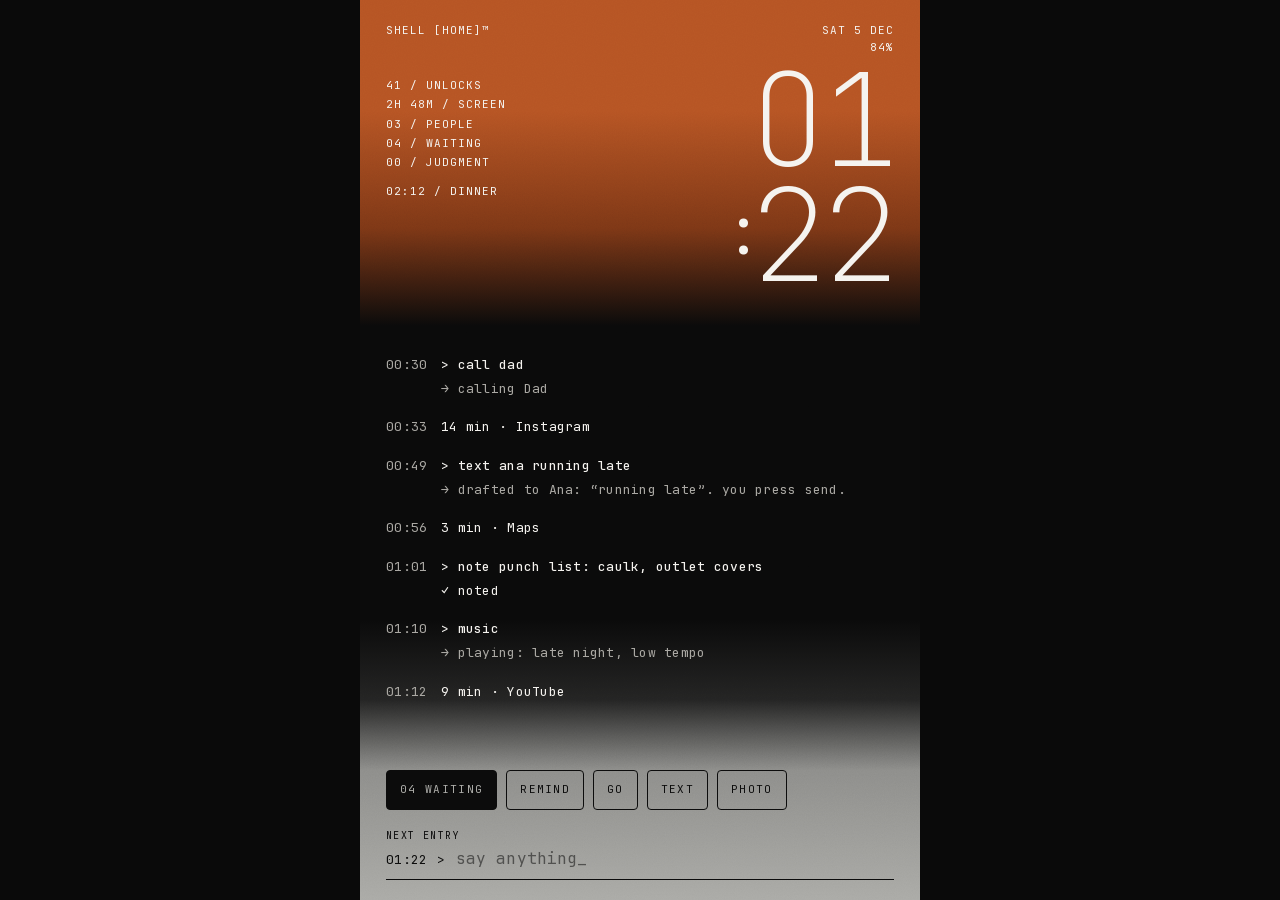
<file: index.html>
<!doctype html>
<html lang="en">
<head>
<meta charset="utf-8">
<meta name="viewport" content="width=device-width,initial-scale=1,user-scalable=no,interactive-widget=resizes-content">
<meta name="color-scheme" content="dark">
<title>SHELL</title>
<style>
@font-face{font-family:'JBM';font-weight:400;font-style:normal;font-display:block;src:url([data-uri]) format('woff')}
@font-face{font-family:'JBM';font-weight:500;font-style:normal;font-display:block;src:url([data-uri]) format('woff')}
@font-face{font-family:'JBM';font-weight:100;font-style:normal;font-display:block;src:url([data-uri]) format('woff')}
:root{
  --a:#b65424; --a2:#7d3716; --k:#0a0a0a;
  --g2:#8d8d8a; --g:#aaaaa6; --g2rgb:141,141,138;
  --ink:#f5f3ef; --dim:#a8a6a1; --faint:#77756f;
  --pink:#0b0b0b; --pdim:rgba(11,11,11,.55);
}
*{box-sizing:border-box}
html,body{height:100%;margin:0;background:var(--k);color:var(--ink);overflow:hidden;overscroll-behavior:none}
body{font:400 13px/1.5 'JBM',ui-monospace,'Roboto Mono',monospace;letter-spacing:.02em;
  -webkit-tap-highlight-color:transparent;-webkit-user-select:none;user-select:none;-webkit-text-size-adjust:100%;
  font-feature-settings:"zero" 0,"calt" 0}
button{font:inherit;color:inherit;background:none;border:0;padding:0;letter-spacing:inherit;text-align:inherit}
#app{position:fixed;inset:0;display:flex;flex-direction:column;max-width:560px;margin:0 auto;background:var(--k);overflow:hidden}
#fade{position:absolute;left:0;right:0;bottom:0;height:calc(var(--dockh,150px) + 150px);pointer-events:none;
  background:linear-gradient(180deg,rgba(var(--g2rgb),0) 0,rgba(var(--g2rgb),.2) 80px,var(--g2) 150px,var(--g) 100%)}
.typing #fade{height:calc(var(--dockh,150px) + 56px);background:linear-gradient(180deg,rgba(var(--g2rgb),0) 0,var(--g2) 56px,var(--g) 100%)}
#grain{position:absolute;inset:0;pointer-events:none;opacity:.11;mix-blend-mode:overlay;z-index:3;
  background-image:url("data:image/svg+xml,%3Csvg xmlns='http://www.w3.org/2000/svg' width='160' height='160'%3E%3Cfilter id='n'%3E%3CfeTurbulence type='fractalNoise' baseFrequency='.9' numOctaves='2' stitchTiles='stitch'/%3E%3CfeColorMatrix values='0 0 0 0 .5 0 0 0 0 .5 0 0 0 0 .5 0 0 0 1 0'/%3E%3C/filter%3E%3Crect width='160' height='160' filter='url(%23n)'/%3E%3C/svg%3E")}
.nograin #grain{display:none}
.crt #app::after{content:"";position:absolute;inset:0;pointer-events:none;z-index:4;
  background:repeating-linear-gradient(180deg,rgba(0,0,0,0) 0 2px,rgba(0,0,0,.2) 2px 3px)}

/* ---------- top: header, numbers, clock */
#top{position:relative;z-index:1;flex:none;padding:22px 26px 34px;
  background:linear-gradient(180deg,var(--a) 0,var(--a) 34%,var(--a2) 70%,var(--k) 100%);transition:padding .2s}
#hd{display:flex;justify-content:space-between;gap:16px;font-size:11px;line-height:1.55;letter-spacing:.09em;text-transform:uppercase}
#hd button{display:block;min-height:40px;min-width:44px;text-transform:uppercase;line-height:inherit;display:flex;align-items:flex-start}
#hdr{text-align:right;white-space:nowrap}
#hero{display:flex;justify-content:space-between;align-items:flex-start;gap:8px;margin-top:8px}
#stats{font-size:11px;line-height:1.75;letter-spacing:.09em;text-transform:uppercase;padding-top:6px;min-width:0;flex:1}
#stats button{display:block;white-space:nowrap;overflow:hidden;text-overflow:ellipsis;max-width:100%;text-transform:uppercase}
#stats .gap{height:10px}
#clock{font-weight:100;font-size:min(27vw,128px);line-height:.9;letter-spacing:-.04em;text-align:right;flex:none;margin-top:-8px}
#clock>span{display:block}
#clock i{font-style:normal;font-size:.5em;vertical-align:.42em;margin:0 -.1em 0 0}
#clock.focus{font-size:min(22vw,104px)}
.compact #hero{display:none}
.tight #ledger{visibility:hidden}
.compact #top{padding-bottom:22px}

/* ---------- the ledger */
#ledger{position:relative;z-index:1;flex:1;min-height:0;overflow-y:auto;padding:10px 26px 64px;scrollbar-width:none;
  -webkit-mask-image:linear-gradient(180deg,transparent 0,#000 22px,#000 calc(100% - 46px),transparent 100%);
  mask-image:linear-gradient(180deg,transparent 0,#000 22px,#000 calc(100% - 46px),transparent 100%)}
#ledger::-webkit-scrollbar,#panel::-webkit-scrollbar,#chips::-webkit-scrollbar{display:none}
#ledger .sp{min-height:100%;display:flex;flex-direction:column;justify-content:flex-end}
.e{display:grid;grid-template-columns:5.4ch 1fr;gap:0 12px;line-height:1.5;padding:4.5px 0;width:100%;text-align:left}
.e .t{color:var(--dim);font-variant-numeric:tabular-nums}
.e .s{min-width:0;overflow-wrap:anywhere}
.e.cmd .s{font-weight:500}
.e.out .s,.e.sys .s{color:var(--dim)}
.e.err .s{color:#e08a66}
.e.app .s{color:var(--ink)}
.e.out,.e.ok,.e.err{padding-top:0}
.e.gap{height:10px;padding:0}

/* ---------- panels (apps, waiting, week, ...) share the ledger's place */
#panel{position:relative;z-index:1;flex:1;min-height:0;overflow-y:auto;padding:0 26px 90px;scrollbar-width:none;display:none;
  -webkit-mask-image:linear-gradient(180deg,transparent 0,#000 16px,#000 calc(100% - 60px),transparent 100%);
  mask-image:linear-gradient(180deg,transparent 0,#000 16px,#000 calc(100% - 60px),transparent 100%)}
.panel #panel{display:block}
.panel #ledger{display:none}
.ph{font-size:10px;letter-spacing:.16em;text-transform:uppercase;color:var(--dim);padding:22px 0 6px}
.r{display:grid;grid-template-columns:7ch 1fr auto;gap:0 12px;align-items:baseline;width:100%;min-height:44px;padding:11px 0;font-size:14px;line-height:1.4}
.r.nol{grid-template-columns:1fr auto}
.r .l{color:var(--dim);font-size:12px;font-variant-numeric:tabular-nums;white-space:nowrap}
.r .s{min-width:0;overflow-wrap:anywhere}
.r .sub{display:block;color:var(--dim);font-size:12px;margin-top:2px}
.r .rr{color:var(--dim);font-size:11px;letter-spacing:.08em;text-transform:uppercase;white-space:nowrap;display:flex;gap:4px}
.r .rr button{min-width:44px;min-height:44px;margin:-12px 0;padding:0 6px;text-transform:uppercase;color:var(--ink);text-align:center}
.r.dimrow .s{color:var(--dim)}
.r.tight{min-height:0;padding:5px 0;font-size:13px}
.r.on .s::after{content:" \25cf";color:var(--a);filter:brightness(1.5)}
.bar{letter-spacing:0;color:var(--ink)}
.bar i{font-style:normal;color:var(--faint)}
pre.pre{font:inherit;font-size:14px;line-height:1.9;margin:8px 0;white-space:pre;color:var(--ink)}
pre.pre b{font-weight:500;background:var(--ink);color:var(--k)}
.note{color:var(--dim);font-size:12px;line-height:1.7;padding:10px 0;white-space:pre-wrap}

/* ---------- dock: suggestions, chips, prompt */
#dock{position:relative;z-index:2;flex:none;padding:0 26px 20px;color:var(--pink)}
#sug{display:none;flex-direction:column-reverse;background:rgba(10,10,10,.94);color:var(--ink);border:1px solid #2c2c2a;border-radius:4px;margin:0 -10px 14px;padding:4px 0;max-height:46vh;overflow:hidden}
#sug.on{display:flex}
#sug button{display:flex;justify-content:space-between;gap:12px;align-items:baseline;min-height:44px;padding:11px 14px;font-size:14px}
#sug button span:first-child{min-width:0;overflow:hidden;text-overflow:ellipsis;white-space:nowrap}
#sug button .k{color:var(--faint);font-size:10px;letter-spacing:.14em;flex:none}
#sug button:first-child{font-weight:500}
#sug button:first-child .k{color:var(--dim)}
#chips{display:flex;gap:9px;overflow-x:auto;scrollbar-width:none;margin:0 -26px;padding:0 26px 18px}
.chip{flex:none;height:40px;padding:0 13px;border:1px solid var(--pink);border-radius:4px;font-size:11px;letter-spacing:.12em;text-transform:uppercase;color:var(--pink);white-space:nowrap}
.chip.hot{background:var(--pink);color:var(--g)}
.chip:active,.r:active .s,.e:active .s,#sug button:active{opacity:.55}
#plabel{font-size:10px;letter-spacing:.14em;text-transform:uppercase;min-height:15px;white-space:nowrap;overflow:hidden;text-overflow:ellipsis}
#prow{display:flex;align-items:baseline;gap:10px;border-bottom:1px solid var(--pink);padding:5px 0 9px}
#ptime{font-size:13px;font-variant-numeric:tabular-nums;flex:none}
#q{flex:1;min-width:0;font:400 16px/1.4 'JBM',ui-monospace,monospace;letter-spacing:.01em;color:var(--pink);caret-color:var(--pink);background:transparent;border:0;outline:0;padding:0;border-radius:0;-webkit-user-select:text;user-select:text}
#q::placeholder{color:var(--pdim);opacity:1}
#go{display:none;flex:none;min-width:44px;min-height:32px;margin:-6px 0;font-size:16px;text-align:right}
.typing #go{display:block}

/* ---------- full-screen toys */
#ov{position:fixed;inset:0;z-index:50;background:#000;display:none}
#ov.on{display:block}
#ov .stage{position:absolute;inset:0;display:flex;align-items:center;justify-content:center;flex-direction:column;text-align:center}
#ov canvas{position:absolute;inset:0;width:100%;height:100%}
#ov .big{font-weight:100;font-size:min(46vw,220px);line-height:1;letter-spacing:-.04em}
#ov .cap{font-size:11px;letter-spacing:.2em;text-transform:uppercase;color:var(--dim);margin-top:18px}
#ov pre{font:400 min(4.6vw,20px)/1.02 'JBM',monospace;letter-spacing:0;margin:0;color:var(--ink)}
#ov .hint{position:absolute;bottom:34px;left:0;right:0;font-size:10px;letter-spacing:.18em;text-transform:uppercase;color:var(--faint)}
@keyframes blink{50%{opacity:0}}
.cur{animation:blink 1.1s steps(1) infinite}
@media (prefers-reduced-motion:reduce){.cur{animation:none}#top{transition:none}}
@media (max-height:520px){#top{padding-top:14px}#chips{padding-bottom:12px}}
</style>
</head>
<body>
<div id="app">
  <div id="fade"></div>
  <div id="grain"></div>
  <header id="top">
    <div id="hd">
      <div><button id="title" aria-label="Help">SHELL [HOME]&trade;</button></div>
      <div id="hdr"></div>
    </div>
    <div id="hero">
      <div id="stats"></div>
      <button id="clock" aria-label="Today's ledger"><span class="c1" id="ch">00</span><span class="c2"><i>:</i><span id="cm">00</span></span></button>
    </div>
  </header>
  <main id="ledger"><div class="sp" id="rows"></div></main>
  <section id="panel"></section>
  <footer id="dock">
    <div id="sug"></div>
    <div id="chips"></div>
    <div id="plabel">Next entry</div>
    <div id="prow">
      <span id="ptime">00:00</span><span>&gt;</span>
      <input id="q" type="text" placeholder="say anything_" autocomplete="off" autocapitalize="off" autocorrect="off" spellcheck="false" enterkeyhint="go" aria-label="Say anything">
      <button id="go" aria-label="Run">&#x23ce;</button>
    </div>
  </footer>
</div>
<div id="ov"></div>
<script>
/* Preview bridge: stands in for window.ShellNative in a browser, on made-up data. Never used on the phone. */
window.ShellMock = window.ShellNative ? null : (function () {
  var now = Date.now(), MIN = 60000, HOUR = 3600000;
  var names = ['Authenticator', 'Books', 'Calculator', 'Calendar', 'Camera', 'Chrome', 'Clock', 'Contacts', 'Discord', 'Docs', 'Drive',
    'Files', 'Gallery', 'GitHub', 'Gmail', 'Instagram', 'Keep Notes', 'Maps', 'Messages', 'Phone', 'Photos', 'Podcasts', 'Proton Mail',
    'Reddit', 'Settings', 'Sheets', 'Signal', 'Spotify', 'Steam', 'Substack', 'Uber', 'Venmo', 'Wallet', 'Weather', 'WhatsApp', 'YouTube'];
  var cats = { Spotify: 'audio', Podcasts: 'audio', YouTube: 'video', Instagram: 'social', Discord: 'social', Reddit: 'social', Maps: 'maps', Steam: 'game' };
  var apps = names.map(function (n) {
    var pkg = 'app.' + n.toLowerCase().replace(/[^a-z]/g, '');
    return { key: pkg + '/Main', pkg: pkg, label: n, cat: cats[n] || 'other', icon: '' };
  });
  var notifs = [
    { id: 'n1', pkg: 'app.messages', kind: 'msg', title: 'Ana', text: 'running late, save me a seat', person: 'Ana', convo: 'Ana', group: false, time: now - 9 * MIN, live: true, canReply: true, actions: [] },
    { id: 'n2', pkg: 'app.whatsapp', kind: 'msg', title: 'Leo', text: 'pizza after? you owe me 20', person: 'Leo', convo: 'Leo', group: false, time: now - 31 * MIN, live: true, canReply: true, actions: [] },
    { id: 'n3', pkg: 'app.gmail', kind: 'email', title: 'Permit office', text: 'Your review comments are ready', person: '', convo: '', group: false, time: now - 52 * MIN, live: true, canReply: false, actions: ['Archive'] },
    { id: 'n4', pkg: 'app.calendar', kind: 'other', title: 'Dinner in 1 hour', text: '19:30 at the usual place', person: '', convo: '', group: false, time: now - 4 * MIN, live: true, canReply: false, actions: [] }
  ];
  var media = null, dnd = false, torch = false;
  var perms = { notif: true, calendar: true, contacts: true, dnd: true, phone: true, alarms: true, usage: true, isHome: true };
  function at(h, m, addDays) { var d = new Date(); d.setDate(d.getDate() + (addDays || 0)); d.setHours(h, m, 0, 0); return d.getTime(); }
  function emit(type, data) { setTimeout(function () { window.SHELL && SHELL.onNative(type, data === undefined ? null : data); }, 60); }
  return {
    apps: function () { return apps; },
    launch: function () { return true; },
    appInfo: function () {}, uninstall: function () {},
    notifs: function () { return notifs; },
    notifOpen: function () {},
    notifDismiss: function (id) { notifs = notifs.filter(function (n) { return n.id !== id; }); emit('notifs'); },
    dismissAll: function () { notifs = []; emit('notifs'); },
    notifReply: function (id) { notifs = notifs.filter(function (n) { return n.id !== id; }); emit('notifs'); return true; },
    notifAction: function () {},
    media: function () { return media; },
    mediaCmd: function (c) {
      if (!media) media = { pkg: 'app.spotify', title: 'Late Night, Low Tempo', artist: 'Example Artist', playing: false };
      media.playing = c === 'play' || c === 'next' || c === 'prev' ? true : c === 'pause' ? false : !media.playing;
      emit('media', JSON.stringify(media));
    },
    events: function () {
      return [
        { id: 'e1', title: 'Dinner', start: now + 50 * MIN, end: now + 170 * MIN, allDay: false, loc: 'the usual place' },
        { id: 'e2', title: 'Site walk', start: at(9, 0, 1), end: at(10, 30, 1), allDay: false, loc: '' },
        { id: 'e3', title: 'Dance class', start: at(19, 0, 2), end: at(20, 0, 2), allDay: false, loc: '' },
        { id: 'e4', title: 'Essay draft due', start: at(0, 0, 4), end: at(0, 0, 5), allDay: true, loc: '' }
      ];
    },
    openEvent: function () {}, newEvent: function () { return true; },
    contacts: function () {
      return [{ id: '1', name: 'Ana', phone: '555 0101' }, { id: '2', name: 'Dad', phone: '555 0102' }, { id: '3', name: 'Leo', phone: '555 0103' },
        { id: '4', name: 'Marco', phone: '555 0104' }, { id: '5', name: 'Mom', phone: '555 0105' }];
    },
    call: function () {}, sms: function () {}, openContact: function () {},
    profile: function () { return { name: 'You' }; },
    battery: function () { return { pct: 84, charging: false }; },
    device: function () { return { model: 'Preview Phone', android: '16', free: 91e9, total: 256e9 }; },
    perms: function () { return perms; },
    askPerm: function (n) { if (n in perms) perms[n] = true; emit('perms'); },
    setHome: function () { perms.isHome = true; emit('perms'); },
    setDnd: function (on) { dnd = on; return true; },
    torch: function (on) { torch = on; return true; },
    timer: function () { return true; }, alarm: function () { return true; },
    remind: function (id, t) { setTimeout(function () { emit('remind', JSON.stringify(id)); }, Math.max(0, t - Date.now())); return true; },
    cancelRemind: function () { return true; },
    web: function () {}, url: function () {}, maps: function () {}, settings: function () {}, shade: function () {},
    copy: function () { return true; }, haptic: function () {}, shareFile: function () { return true; },
    camera: function () { return true; },
    usage: function () {
      return { ok: true, unlocks: 41, screenMs: 2 * HOUR + 48 * MIN, first: at(7, 12),
        apps: [{ pkg: 'app.instagram', ms: 48 * MIN, n: 9 }, { pkg: 'app.youtube', ms: 37 * MIN, n: 4 }, { pkg: 'app.messages', ms: 26 * MIN, n: 14 },
          { pkg: 'app.chrome', ms: 22 * MIN, n: 7 }, { pkg: 'app.maps', ms: 11 * MIN, n: 3 }, { pkg: 'app.gmail', ms: 9 * MIN, n: 5 }],
        sessions: [{ pkg: 'app.instagram', start: now - 49 * MIN, end: now - 35 * MIN }, { pkg: 'app.maps', start: now - 26 * MIN, end: now - 23 * MIN },
          { pkg: 'app.youtube', start: now - 10 * MIN, end: now - 1 * MIN }] };
    },
    ready: function () {},
    updateInfo: function () { return { app: 'preview', live: false, pageAt: 0, pageSha: '', onLive: false }; },
    checkUpdate: function (w) { emit('update', JSON.stringify({ kind: w, state: 'current' })); },
    installUpdate: function () {}, applyPage: function () {}, resetPage: function () {},
    version: function () { return 'preview'; }
  };
})();
</script>
<script>
/*
 * SHELL — a home screen you type at, that keeps a ledger of the day.
 *
 * BRIDGE. On the phone the page talks to window.ShellNative (android/.../Native.kt). WebView matches a call by
 * name AND argument count, so every call here passes exactly the arguments the Kotlin method takes:
 *   apps() launch(key) appInfo(pkg) uninstall(pkg)
 *   notifs() notifOpen(id) notifDismiss(id) dismissAll() notifReply(id,text) notifAction(id,index)
 *   media() mediaCmd(cmd) events(days) openEvent(id) newEvent(title,start,end,allDay)
 *   contacts() call(number) sms(number,body) openContact(id) profile()
 *   battery() device() perms() askPerm(name) setHome() setDnd(on) torch(on)
 *   timer(seconds,label) alarm(hour,minute,label) remind(id,at,text) cancelRemind(id)
 *   web(query) url(href) maps(query) settings(panel) shade() copy(text) haptic(kind) shareFile(name,mime,text)
 *   usage() camera() ready() updateInfo() checkUpdate(what) installUpdate() applyPage() resetPage() version()
 * Native events arrive as SHELL.onNative(type, json): back home resume perms apps battery media notifs events remind update.
 * In a browser the made-up bridge in mock.js stands in.
 */
(function () {
'use strict';
var MOCK = !window.ShellNative;
var N = window.ShellNative || window.ShellMock;
function nat(m) {
  try {
    if (!N || typeof N[m] === 'undefined') return null;
    var a = Array.prototype.slice.call(arguments, 1), r;
    switch (a.length) { case 0: r = N[m](); break; case 1: r = N[m](a[0]); break; case 2: r = N[m](a[0], a[1]); break;
      case 3: r = N[m](a[0], a[1], a[2]); break; default: r = N[m](a[0], a[1], a[2], a[3]); }
    if (typeof r === 'string') { try { return JSON.parse(r); } catch (e) { return r; } }
    return r === undefined ? null : r;
  } catch (e) { console.warn('bridge ' + m + ': ' + e.message); return null; }
}
function has(m) { return !!N && typeof N[m] !== 'undefined'; }

// ------------------------------------------------------------------ small things
var $ = function (id) { return document.getElementById(id); };
function el(tag, cls, text) { var n = document.createElement(tag); if (cls) n.className = cls; if (text != null) n.textContent = text; return n; }
function pad(n) { return (n < 10 ? '0' : '') + n; }
function dayKey(d) { d = d || new Date(); return d.getFullYear() + '-' + pad(d.getMonth() + 1) + '-' + pad(d.getDate()); }
function midnight() { var d = new Date(); d.setHours(0, 0, 0, 0); return d.getTime(); }
var DOW = ['SUN', 'MON', 'TUE', 'WED', 'THU', 'FRI', 'SAT'], MON = ['JAN', 'FEB', 'MAR', 'APR', 'MAY', 'JUN', 'JUL', 'AUG', 'SEP', 'OCT', 'NOV', 'DEC'];
function clock(ms) {
  var d = new Date(ms), h = d.getHours(), m = pad(d.getMinutes());
  if (D.opts.h24) return pad(h) + ':' + m;
  return pad(h % 12 || 12) + ':' + m;
}
function dur(ms, long) {
  var m = Math.round(ms / 60000), h = Math.floor(m / 60);
  if (long) return h ? h + 'H ' + pad(m % 60) + 'M' : m + 'M';
  return h ? h + 'h ' + (m % 60) + 'm' : m + ' min';
}
function big(s) { return s.replace(/0/g, 'O'); }   // the thin clock face reads cleaner without the dotted zero
function cap(s) { return s.charAt(0).toUpperCase() + s.slice(1); }
function hap(k) { nat('haptic', k || 'key'); }
function rgb(hex) { var n = parseInt(hex.slice(1), 16); return 'rgb(' + (n >> 16) + ', ' + ((n >> 8) & 255) + ', ' + (n & 255) + ')'; }
function pick(a) { return a[Math.floor(Math.random() * a.length)]; }

// ------------------------------------------------------------------ saved data
var KEY = 'shell.data';
var D = { v: 1, theme: 'ember', chips: ['remind', 'go', 'text', 'photo'], alias: {}, hidden: [], notes: [], reminders: [], counts: {},
  days: {}, hist: [], focus: null, best: 0, opts: { h24: true, grain: true, crt: false, sessions: true, city: { name: 'Reston', lat: 38.9586, lon: -77.357 } } };
try {
  var saved = JSON.parse(localStorage.getItem(KEY) || 'null');
  if (saved && saved.v === 1) { for (var k in saved) if (k !== 'opts') D[k] = saved[k]; for (var o in saved.opts || {}) D.opts[o] = saved.opts[o]; }
} catch (e) {}
var saveT = 0;
function save() { clearTimeout(saveT); saveT = setTimeout(function () { try { localStorage.setItem(KEY, JSON.stringify(D)); } catch (e) {} }, 120); }
function today() {
  var k = dayKey(), t = D.days[k];
  if (!t) {
    t = D.days[k] = { log: [], launches: 0, returns: 0, people: [] };
    var keys = Object.keys(D.days).sort();
    while (keys.length > 14) delete D.days[keys.shift()];
  }
  return t;
}

// ------------------------------------------------------------------ live phone state
var APPS = [], BYPKG = {}, CONTACTS = [], NOTIFS = [], EVENTS = [], MEDIA = null, BATT = {}, PERMS = {}, U = { ok: false };
var S = { panel: null, mode: null, sug: [], histAt: -1, ov: null };
function loadApps() {
  APPS = (nat('apps') || []).slice().sort(function (a, b) { return a.label.toLowerCase() < b.label.toLowerCase() ? -1 : 1; });
  BYPKG = {}; APPS.forEach(function (a) { if (!BYPKG[a.pkg]) BYPKG[a.pkg] = a; });
}
function loadAll() {
  PERMS = nat('perms') || {};
  CONTACTS = nat('contacts') || [];
  NOTIFS = nat('notifs') || [];
  EVENTS = nat('events', 7) || [];
  BATT = nat('battery') || {};
  var m = nat('media'); MEDIA = m && m.title ? m : null;
  loadUsage();
}
function loadUsage() {
  U = (has('usage') && nat('usage')) || { ok: false };
  if (U.ok) { var t = today(); t.unlocks = U.unlocks; t.screenMs = U.screenMs; save(); }
}
function label(pkg) { return BYPKG[pkg] ? BYPKG[pkg].label : pkg.split('.').pop(); }
function live() { return NOTIFS.filter(function (n) { return n.live; }); }
function people() {
  var set = {}, m0 = midnight();
  NOTIFS.forEach(function (n) { if (n.person && n.time >= m0) set[n.person.toLowerCase()] = 1; });
  today().people.forEach(function (p) { set[p.toLowerCase()] = 1; });
  return Object.keys(set).length;
}
function met(name) { var t = today(); if (t.people.indexOf(name) < 0) { t.people.push(name); save(); } }

// ------------------------------------------------------------------ themes
var THEMES = {
  ember: { a: '#b65424', a2: '#7d3716' }, mono: { a: '#0a0a0a', a2: '#0a0a0a' }, dusk: { a: '#5a4a8c', a2: '#33295a' },
  moss: { a: '#566a35', a2: '#303d1d' }, ice: { a: '#3f6f8c', a2: '#234458' }, blood: { a: '#8f2222', a2: '#571212' },
  gold: { a: '#8f6b14', a2: '#5a430c' }, rose: { a: '#a8546c', a2: '#6a3042' },
  void: { a: '#0a0a0a', a2: '#0a0a0a', g2: '#0d0d0d', g: '#161616', pink: '#f5f3ef' }
};
var curTheme = null;
function themeNow() {
  if (D.theme !== 'auto') return THEMES[D.theme] ? D.theme : 'ember';
  var h = new Date().getHours();
  return h >= 5 && h < 8 ? 'rose' : h < 16 && h >= 8 ? 'ice' : h >= 16 && h < 19 ? 'ember' : h >= 19 && h < 22 ? 'dusk' : 'mono';
}
function applyTheme() {
  var name = themeNow(); if (name === curTheme) return;
  curTheme = name;
  var t = THEMES[name], st = document.documentElement.style, g2 = t.g2 || '#8d8d8a', n = parseInt(g2.slice(1), 16);
  st.setProperty('--a', t.a); st.setProperty('--a2', t.a2);
  st.setProperty('--g2', g2); st.setProperty('--g', t.g || '#aaaaa6');
  st.setProperty('--g2rgb', (n >> 16) + ',' + ((n >> 8) & 255) + ',' + (n & 255));
  st.setProperty('--pink', t.pink || '#0b0b0b');
  st.setProperty('--pdim', t.pink ? 'rgba(245,243,239,.5)' : 'rgba(11,11,11,.55)');
}
function applyLooks() {
  document.body.classList.toggle('nograin', !D.opts.grain);
  document.body.classList.toggle('crt', !!D.opts.crt);
}

// ------------------------------------------------------------------ the ledger
function log(kind, text, cmd) {
  var e = { t: Date.now(), k: kind, s: text }; if (cmd) e.c = cmd;
  var t = today(); t.log.push(e); if (t.log.length > 400) t.log.splice(0, t.log.length - 400);
  save(); drawLedger(); return e;
}
function say(s) { log('out', s); }
function ok(s) { log('ok', s); }
function err(s) { log('err', s); }
function ledgerRows() {
  var rows = today().log.slice();
  if (U.ok && D.opts.sessions) (U.sessions || []).forEach(function (s) {
    rows.push({ t: s.start, k: 'app', s: dur(s.end - s.start) + ' · ' + label(s.pkg), c: label(s.pkg).toLowerCase() });
  });
  rows.sort(function (a, b) { return a.t - b.t; });
  return rows.slice(-90);
}
function drawLedger() {
  var box = $('rows'), rows = ledgerRows(); box.textContent = '';
  if (!rows.length) rows = [{ t: Date.now(), k: 'sys', s: 'nothing on the ledger yet.' }, { t: Date.now(), k: 'out', s: 'type below. try: help' }];
  rows.forEach(function (r, i) {
    var lead = r.k === 'cmd' || r.k === 'app' || r.k === 'sys';
    if (lead && i && (r.k === 'cmd' || rows[i - 1].k === 'out' || rows[i - 1].k === 'ok' || rows[i - 1].k === 'err')) box.appendChild(el('div', 'e gap'));
    var b = el(r.c ? 'button' : 'div', 'e ' + r.k);
    b.appendChild(el('span', 't', lead ? clock(r.t) : ''));
    b.appendChild(el('span', 's', r.k === 'cmd' ? '> ' + r.s : r.k === 'out' ? '→ ' + r.s : r.k === 'ok' ? '✓ ' + r.s : r.k === 'err' ? '× ' + r.s : r.s));
    if (r.c) b.addEventListener('click', function () { fill(r.c); });
    box.appendChild(b);
  });
  var L = $('ledger'); L.scrollTop = L.scrollHeight;
}

// ------------------------------------------------------------------ header, numbers, clock
var lastMin = '';
function nextEvent() {
  var now = Date.now();
  for (var i = 0; i < EVENTS.length; i++) { var e = EVENTS[i]; if (!e.allDay && e.end > now && e.start < now + 18 * 3600000) return e; }
  return null;
}
function drawTop() {
  var d = new Date(), t = today(), w = live().length;
  $('title').textContent = 'SHELL [' + (S.panel ? S.panel.name : 'HOME') + ']™';
  var compact = document.body.classList.contains('compact');
  var right = DOW[d.getDay()] + ' ' + d.getDate() + ' ' + MON[d.getMonth()];
  var hdr = $('hdr'); hdr.textContent = '';
  if (S.panel) {
    var x = el('button', '', '× CLOSE'); x.addEventListener('click', function () { closePanel(); }); hdr.appendChild(x);
  } else {
    hdr.appendChild(el('div', '', right));
    hdr.appendChild(el('div', '', compact ? clock(d.getTime()) : (BATT.pct != null ? BATT.pct + '%' + (BATT.charging ? ' +' : '') : '')));
  }
  var st = $('stats'); st.textContent = '';
  function row(n, name, f) { var b = el('button', '', n + ' / ' + name); b.addEventListener('click', f); st.appendChild(b); }
  if (U.ok) { row(pad(U.unlocks), 'UNLOCKS', cmdLedger); row(dur(U.screenMs, true), 'SCREEN', cmdLedger); }
  else { row(pad(t.launches), 'LAUNCHES', cmdLedger); row(pad(t.returns), 'RETURNS', cmdLedger); }
  row(pad(people()), 'PEOPLE', cmdLedger);
  row(pad(w), 'WAITING', cmdWaiting);
  row('00', 'JUDGMENT', function () { run('judgment'); });
  var ev = nextEvent();
  if (ev || MEDIA || D.focus) st.appendChild(el('div', 'gap'));
  if (D.focus) row('FOCUS', 'UNTIL ' + clock(D.focus.end), function () { fill('focus off'); });
  if (ev) row(clock(ev.start), ev.title, cmdWeek);
  if (MEDIA) row(MEDIA.playing ? '▶' : '■', MEDIA.title, function () { nat('mediaCmd', 'toggle'); hap(); });
}
function tick() {
  var now = Date.now(), d = new Date(now), c = $('clock');
  if (D.focus) {
    var left = D.focus.end - now;
    if (left <= 0) { var mins = D.focus.mins; D.focus = null; save(); ok('focus done · ' + mins + ' min'); hap('long'); lastMin = ''; }
    else {
      var s = Math.ceil(left / 1000);
      c.classList.add('focus'); $('ch').textContent = big(pad(Math.floor(s / 60))); $('cm').textContent = big(pad(s % 60));
    }
  }
  var m = clock(now);
  if (m === lastMin) return;
  lastMin = m;
  if (!D.focus) { c.classList.remove('focus'); $('ch').textContent = big(m.slice(0, 2)); $('cm').textContent = big(m.slice(3)); }
  $('ptime').textContent = m;
  if (d.getMinutes() % 5 === 0 && !document.hidden) loadUsage();
  applyTheme(); drawTop();
  if (d.getHours() === 0 && d.getMinutes() === 0) drawLedger();
}

// ------------------------------------------------------------------ panels
function openPanel(name, build) {
  closeOv();
  S.panel = { name: name, build: build };
  document.body.classList.add('panel', 'compact');
  drawPanel(true); drawTop();
}
function closePanel() {
  if (!S.panel) return false;
  S.panel = null; document.body.classList.remove('panel');
  if (document.activeElement !== $('q')) document.body.classList.remove('compact');
  drawTop(); drawLedger(); return true;
}
function drawPanel(reset) {
  if (!S.panel) return;
  var P = $('panel'), top = P.scrollTop; P.textContent = '';
  (S.panel.build() || []).forEach(function (r) {
    if (r.h != null) { P.appendChild(el('div', 'ph', r.h)); return; }
    if (r.note != null) { P.appendChild(el('div', 'note', r.note)); return; }
    if (r.pre) { var pre = el('pre', 'pre'); r.pre.forEach(function (x) { pre.appendChild(typeof x === 'string' ? document.createTextNode(x) : el('b', '', x.b)); }); P.appendChild(pre); return; }
    var b = el(r.f || r.hold ? 'button' : 'div', 'r' + (r.l == null ? ' nol' : '') + (r.cls ? ' ' + r.cls : ''));
    if (r.l != null) b.appendChild(el('span', 'l', r.l));
    var s = el('span', 's', r.s); if (r.sub) s.appendChild(el('span', 'sub' + (r.bar ? ' bar' : ''), r.sub)); b.appendChild(s);
    if (r.r) {
      var rr = el('span', 'rr');
      r.r.forEach(function (a) {
        if (!a.f) { rr.appendChild(el('span', '', a.t)); return; }
        var ab = el('span', '', ''), btn = el('button', '', a.t);
        btn.addEventListener('click', function (e) { e.stopPropagation(); hap(); a.f(); }); ab.appendChild(btn); rr.appendChild(ab);
      });
      b.appendChild(rr);
    }
    if (r.f || r.hold) tapHold(b, r.f, r.hold);
    P.appendChild(b);
  });
  P.scrollTop = reset ? 0 : top;
}
function tapHold(node, tap, hold) {
  var tm = 0, held = false, sx = 0, sy = 0;
  function cancel() { clearTimeout(tm); }
  node.addEventListener('pointerdown', function (e) {
    held = false; sx = e.clientX; sy = e.clientY;
    if (hold) tm = setTimeout(function () { held = true; hap('long'); hold(); }, 480);
  });
  node.addEventListener('pointermove', function (e) { if (Math.abs(e.clientX - sx) + Math.abs(e.clientY - sy) > 12) cancel(); });
  ['pointerup', 'pointercancel', 'pointerleave'].forEach(function (t) { node.addEventListener(t, cancel); });
  node.addEventListener('click', function () { if (held) { held = false; return; } if (tap) { hap(); tap(); } });
  node.addEventListener('contextmenu', function (e) { e.preventDefault(); if (hold && !held) { cancel(); held = true; hold(); setTimeout(function () { held = false; }, 400); } });
}

// ---- apps
function visible(a) { return D.hidden.indexOf(a.key) < 0; }
function launch(a) {
  if (nat('launch', a.key) === false) { err('could not open ' + a.label); return; }
  D.counts[a.key] = (D.counts[a.key] || 0) + 1; today().launches++; save(); say(a.label);
}
function cmdApps(arg) {
  var all = /^(all|hidden|-a)$/.test(arg || '');
  openPanel('APPS', function () {
    var rows = [], last = '', top = APPS.filter(visible).filter(function (a) { return D.counts[a.key]; })
      .sort(function (a, b) { return D.counts[b.key] - D.counts[a.key]; }).slice(0, 5);
    function r(a, l) { return { l: l, s: a.label, f: function () { closePanel(); log('cmd', a.label.toLowerCase(), a.label.toLowerCase()); launch(a); }, hold: function () { appSheet(a); } }; }
    if (top.length) { rows.push({ h: 'most used here' }); top.forEach(function (a) { rows.push(r(a, pad(D.counts[a.key]))); }); }
    rows.push({ h: APPS.filter(visible).length + ' apps · hold one for options' });
    APPS.filter(visible).forEach(function (a) {
      var c = a.label.charAt(0).toUpperCase(); if (!/[A-Z]/.test(c)) c = '#';
      rows.push(r(a, c === last ? '' : c)); last = c;
    });
    var hid = APPS.filter(function (a) { return !visible(a); });
    if (hid.length && all) { rows.push({ h: 'hidden' }); hid.forEach(function (a) { rows.push(r(a, '')); }); }
    else if (hid.length) rows.push({ note: hid.length + ' hidden. type: apps all' });
    return rows;
  });
}
function appSheet(a) {
  openPanel('APP', function () {
    var hid = !visible(a), chip = D.chips.indexOf(a.label.toLowerCase()) >= 0;
    return [{ h: a.label + ' · opened ' + (D.counts[a.key] || 0) + '× from here' },
      { s: 'open', f: function () { closePanel(); launch(a); } },
      { s: chip ? 'remove from the chip row' : 'pin to the chip row', f: function () { run('chip ' + (chip ? 'rm ' : 'add ') + a.label.toLowerCase()); } },
      { s: hid ? 'unhide' : 'hide from lists', f: function () { run((hid ? 'unhide ' : 'hide ') + a.label.toLowerCase()); } },
      { s: 'give it a short name…', f: function () { closePanel(); fill('alias  = ' + a.label.toLowerCase(), 6); } },
      { s: 'app info', f: function () { nat('appInfo', a.pkg); } },
      { s: 'uninstall', f: function () { run('uninstall ' + a.label.toLowerCase()); } }];
  });
}

// ---- waiting (notifications)
function cmdWaiting() {
  openPanel('WAITING', function () {
    var L = live().sort(function (a, b) { return b.time - a.time; }), rows = [];
    if (!PERMS.notif) return [{ h: 'nothing to show yet' }, { s: 'allow notification access', sub: 'so SHELL can list what is waiting, and reply', f: function () { nat('askPerm', 'notif'); } }];
    if (!L.length) return [{ h: 'nothing waiting' }, { note: 'no one needs you. enjoy it.' }, { s: 'phone shade', cls: 'dimrow', f: function () { nat('shade'); } }];
    function one(n, who) {
      var acts = [];
      if (n.canReply) acts.push({ t: 'reply', f: function () { replyTo(n); } });
      acts.push({ t: '×', f: function () { nat('notifDismiss', n.id); NOTIFS = NOTIFS.filter(function (x) { return x.id !== n.id; }); drawPanel(); drawTop(); drawChips(); } });
      return { l: clock(n.time), s: who, sub: (who === n.title ? '' : n.title + (n.text ? ' · ' : '')) + n.text, r: acts, f: function () { nat('notifOpen', n.id); } };
    }
    var ppl = L.filter(function (n) { return n.kind === 'msg' || n.kind === 'call'; }), rest = L.filter(function (n) { return n.kind !== 'msg' && n.kind !== 'call'; });
    if (ppl.length) { rows.push({ h: 'people' }); ppl.forEach(function (n) { rows.push(one(n, n.person || n.title)); }); }
    if (rest.length) { rows.push({ h: 'everything else' }); rest.forEach(function (n) { rows.push(one(n, label(n.pkg))); }); }
    rows.push({ h: '' });
    rows.push({ s: 'clear all', cls: 'dimrow', f: function () { nat('dismissAll'); NOTIFS = []; drawPanel(); drawTop(); drawChips(); } });
    rows.push({ s: 'phone shade', cls: 'dimrow', f: function () { nat('shade'); } });
    return rows;
  });
}
function replyTo(n) {
  closePanel();
  setMode({ label: 'reply → ' + (n.person || n.title), ph: 'your reply_', kind: 'SEND', hint: function (s) { return 'send “' + s + '”'; },
    done: function (s) {
      log('cmd', 'reply ' + (n.person || n.title).toLowerCase() + ' ' + s);
      if (nat('notifReply', n.id, s)) { ok('sent'); met(n.person || n.title); } else err('could not send from here. open the app.');
    } });
}

// ---- week
function cmdWeek() {
  openPanel('WEEK', function () {
    if (!PERMS.calendar) return [{ h: 'no calendar yet' }, { s: 'allow calendar', f: function () { nat('askPerm', 'calendar'); } }];
    var rows = [], last = '', t0 = midnight();
    EVENTS.forEach(function (e) {
      var d = new Date(e.start), k = dayKey(d);
      if (k !== last) { var n = Math.round((new Date(d.getFullYear(), d.getMonth(), d.getDate()).getTime() - t0) / 864e5);
        rows.push({ h: (n <= 0 ? 'today' : n === 1 ? 'tomorrow' : DOW[d.getDay()]) + ' · ' + d.getDate() + ' ' + MON[d.getMonth()] }); last = k; }
      rows.push({ l: e.allDay ? 'all day' : clock(e.start), s: e.title || '(no title)', sub: e.loc || '', f: function () { nat('openEvent', e.id); } });
    });
    if (!rows.length) rows.push({ h: 'next 7 days' }, { note: 'nothing. suspicious.' });
    rows.push({ h: '' }, { s: 'add one: event dinner fri 7pm', cls: 'dimrow', f: function () { closePanel(); fill('event '); } });
    return rows;
  });
}

// ---- the ledger, in full
function blocks(v, n) { var f = Math.max(v > 0 ? 1 : 0, Math.round(v * n)); return new Array(f + 1).join('█') + new Array(n - f + 1).join('░'); }
function cmdLedger() {
  openPanel('LEDGER', function () {
    var t = today(), rows = [{ h: 'today' }];
    if (U.ok) {
      rows.push({ l: pad(U.unlocks), s: 'unlocks', sub: U.first ? 'first at ' + clock(U.first) : '' });
      rows.push({ l: dur(U.screenMs), s: 'screen on' });
    } else rows.push({ s: 'turn on usage access', sub: 'for unlocks, screen time and where the day went', f: function () { nat('askPerm', 'usage'); } });
    rows.push({ l: pad(t.launches), s: 'opened from here' }, { l: pad(t.returns), s: 'returns home' }, { l: pad(people()), s: 'people' }, { l: '00', s: 'judgment' });
    if (U.ok && U.apps && U.apps.length) {
      rows.push({ h: 'where it went' });
      var max = U.apps[0].ms || 1;
      U.apps.slice(0, 8).forEach(function (a) { rows.push({ l: dur(a.ms), s: label(a.pkg), sub: blocks(a.ms / max, 18) + '  ' + a.n + '×', bar: 1, cls: 'tight' }); });
    }
    var keys = Object.keys(D.days).sort().slice(-7), bars = '▁▂▃▄▅▆▇█';
    if (keys.length > 1) {
      var vals = keys.map(function (k) { return D.days[k].screenMs || D.days[k].launches || 0; }), mx = Math.max.apply(null, vals) || 1;
      rows.push({ h: 'last ' + keys.length + ' days' });
      rows.push({ pre: [vals.map(function (v) { return bars.charAt(Math.min(7, Math.floor(v / mx * 7.99))) + ' '; }).join(' ') + '\n' + keys.map(function (k) { return DOW[new Date(k + 'T12:00').getDay()].charAt(0) + ' '; }).join(' ')] });
    }
    rows.push({ h: '' }, { s: 'export today as text', cls: 'dimrow', f: function () { run('export'); } },
      { s: (D.opts.sessions ? 'hide' : 'show') + ' app sessions on home', cls: 'dimrow', f: function () { D.opts.sessions = !D.opts.sessions; save(); drawPanel(); } },
      { note: 'kept on this phone only. nothing leaves it.' });
    return rows;
  });
}

// ---- notes, reminders, history, themes, setup, help
function cmdNotes() {
  openPanel('NOTES', function () {
    var rows = [{ h: D.notes.length + ' notes · tap to copy' }];
    D.notes.slice().reverse().forEach(function (n) {
      rows.push({ l: clock(n.t), s: n.s, r: [{ t: '×', f: function () { D.notes.splice(D.notes.indexOf(n), 1); save(); drawPanel(); } }], f: function () { nat('copy', n.s); closePanel(); say('copied'); } });
    });
    rows.push({ s: 'new: note buy tile spacers', cls: 'dimrow', f: function () { closePanel(); fill('note '); } });
    return rows;
  });
}
function cmdReminders() {
  openPanel('REMINDERS', function () {
    var rows = [{ h: D.reminders.length + ' pending' }];
    D.reminders.slice().sort(function (a, b) { return a.at - b.at; }).forEach(function (r) {
      var d = new Date(r.at);
      rows.push({ l: clock(r.at), s: r.s, sub: dayKey(d) === dayKey() ? '' : DOW[d.getDay()] + ' ' + d.getDate() + ' ' + MON[d.getMonth()],
        r: [{ t: '×', f: function () { nat('cancelRemind', r.id); D.reminders.splice(D.reminders.indexOf(r), 1); save(); drawPanel(); } }] });
    });
    rows.push({ s: 'new: remind 20m call the inspector', cls: 'dimrow', f: function () { closePanel(); fill('remind '); } });
    return rows;
  });
}
function cmdThemes() {
  openPanel('THEME', function () {
    var rows = [{ h: 'top colour' }];
    ['auto'].concat(Object.keys(THEMES)).forEach(function (n) {
      rows.push({ s: n, sub: n === 'auto' ? 'follows the hour: rose, ice, ember, dusk, mono' : n === 'void' ? 'all black, for the dark' : '', cls: D.theme === n ? 'on' : '',
        f: function () { D.theme = n; save(); applyTheme(); drawPanel(); } });
    });
    rows.push({ h: 'texture' },
      { s: 'grain', cls: D.opts.grain ? 'on' : '', f: function () { D.opts.grain = !D.opts.grain; save(); applyLooks(); drawPanel(); } },
      { s: 'scanlines', cls: D.opts.crt ? 'on' : '', f: function () { D.opts.crt = !D.opts.crt; save(); applyLooks(); drawPanel(); } },
      { s: '24-hour clock', cls: D.opts.h24 ? 'on' : '', f: function () { D.opts.h24 = !D.opts.h24; save(); lastMin = ''; tick(); drawPanel(); } });
    return rows;
  });
}
function cmdSetup() {
  openPanel('SETUP', function () {
    PERMS = nat('perms') || {};
    function p(key, name, why) { return { l: PERMS[key] ? 'on' : 'off', s: name, sub: why, cls: PERMS[key] ? 'dimrow' : '', f: function () { nat('askPerm', key === 'isHome' ? 'home' : key); } }; }
    var dev = nat('device') || {}, up = nat('updateInfo') || {};
    return [{ h: 'what SHELL may do' },
      p('isHome', 'home app', 'what the home button opens'),
      p('notif', 'notification access', 'the waiting list, replies, now playing'),
      p('usage', 'usage access', 'unlocks, screen time, where the day went'),
      p('contacts', 'contacts', 'call and text starred people by name'),
      p('calendar', 'calendar', 'next event, the week'),
      p('phone', 'phone', 'call without stopping at the dialer'),
      p('dnd', 'do not disturb', 'dnd on / off'),
      p('alarms', 'exact alarms', 'reminders that fire on time'),
      { h: 'updates' },
      { s: 'check for a newer page', sub: up.pageSha ? 'showing ' + up.pageSha : 'showing the built-in page', f: function () { run('update'); } },
      { s: 'check for a newer app', sub: 'installed: ' + (up.app || nat('version') || '?'), f: function () { run('update app'); } },
      { h: 'this phone' },
      { note: (dev.model || '') + (dev.android ? ' · android ' + dev.android : '') + (dev.total ? '\n' + Math.round(dev.free / 1e9) + ' GB free of ' + Math.round(dev.total / 1e9) : '') }];
  });
}
function cmdHistory() {
  openPanel('HISTORY', function () {
    var rows = [{ h: 'tap to bring one back' }];
    D.hist.slice().reverse().forEach(function (h) { rows.push({ s: '> ' + h, f: function () { closePanel(); fill(h); } }); });
    return rows;
  });
}

// ------------------------------------------------------------------ time parsing
function parseWhen(str) {
  var s = ' ' + str.toLowerCase().replace(/\s+/g, ' ') + ' ', m, d = new Date(), dayset = false;
  function rest() { return s.replace(/^\s*(me\s+)?(to\s+|that\s+)?/, '').replace(/\s+(at|on|in)\s*$/, '').trim(); }
  m = s.match(/\s(?:in\s+)?(\d+(?:\.\d+)?)\s*(seconds?|secs?|s|minutes?|mins?|m|hours?|hrs?|h|days?|d)\s/);
  if (m) { s = s.replace(m[0], ' '); return { at: Date.now() + parseFloat(m[1]) * { s: 1e3, m: 6e4, h: 36e5, d: 864e5 }[m[2].charAt(0)], rest: rest() }; }
  m = s.match(/\s(?:on\s+)?(tomorrow|tmrw|today|tonight|sun|mon|tue|wed|thu|fri|sat)[a-z]*\s/);
  var tonight = false;
  if (m) {
    s = s.replace(m[0], ' '); dayset = true;
    if (m[1] === 'tomorrow' || m[1] === 'tmrw') d.setDate(d.getDate() + 1);
    else if (m[1] === 'tonight') tonight = true;
    else if (m[1] !== 'today') { var want = ['sun', 'mon', 'tue', 'wed', 'thu', 'fri', 'sat'].indexOf(m[1]), add = (want - d.getDay() + 7) % 7 || 7; d.setDate(d.getDate() + add); }
  }
  m = s.match(/\s(at\s+)?(\d{1,2})(?::(\d\d))?\s*(am|pm|a|p)?\s/);
  if (m && !(m[1] || m[3] || m[4] || dayset)) m = null;
  if (m) {
    s = s.replace(m[0], ' ');
    var h = +m[2], mi = +(m[3] || 0), ap = (m[4] || '').charAt(0);
    if (h > 23 || mi > 59) return null;
    if (ap === 'p' && h < 12) h += 12; if (ap === 'a' && h === 12) h = 0;
    d.setHours(h, mi, 0, 0);
    if (!ap && h < 12 && (tonight || (d.getTime() <= Date.now() && !dayset))) d.setHours(h + 12);
    if (d.getTime() <= Date.now() && !dayset) d.setDate(d.getDate() + 1);
    return { at: d.getTime(), rest: rest() };
  }
  if (dayset) { d.setHours(tonight ? 20 : 9, 0, 0, 0); if (d.getTime() <= Date.now()) return null; return { at: d.getTime(), rest: rest() }; }
  return null;
}
function whenText(at) {
  var d = new Date(at), k = dayKey(d), tm = new Date(); tm.setDate(tm.getDate() + 1);
  return (k === dayKey() ? '' : k === dayKey(tm) ? 'tomorrow ' : DOW[d.getDay()].toLowerCase() + ' ') + clock(at);
}

// ------------------------------------------------------------------ finding things
function score(name, q) {
  name = name.toLowerCase();
  if (name === q) return 100; if (name.indexOf(q) === 0) return 80;
  var words = name.split(/[\s\-_.]+/);
  for (var i = 1; i < words.length; i++) if (words[i].indexOf(q) === 0) return 60;
  if (name.indexOf(q) > 0) return 40;
  if (q.length > 1) { var initials = words.map(function (w) { return w.charAt(0); }).join(''); if (initials.indexOf(q) === 0) return 50; }
  var j = 0; for (var c = 0; c < name.length && j < q.length; c++) if (name.charAt(c) === q.charAt(j)) j++;
  return j === q.length && q.length > 2 ? 15 : 0;
}
function findApps(q, withHidden) {
  q = q.toLowerCase().trim(); if (!q) return [];
  return APPS.map(function (a) { var s = score(a.label, q); return { a: a, s: s ? s + Math.min(D.counts[a.key] || 0, 12) : 0 }; })
    .filter(function (x) { return x.s && (withHidden || visible(x.a) || x.s >= 100); })
    .sort(function (x, y) { return y.s - x.s; }).map(function (x) { return x.a; });
}
function findContact(q) {
  q = q.toLowerCase().trim(); if (!q) return null;
  var best = null, bs = 0;
  CONTACTS.forEach(function (c) { var s = score(c.name, q); if (s > bs && s >= 40) { bs = s; best = c; } });
  return best;
}
function splitContact(arg) {
  var w = arg.split(/\s+/);
  for (var n = Math.min(3, w.length); n > 0; n--) { var c = findContact(w.slice(0, n).join(' ')); if (c && score(c.name, w.slice(0, n).join(' ').toLowerCase()) >= 60) return { c: c, rest: w.slice(n).join(' ') }; }
  return null;
}
function isMath(s) { return /^[\d\s.+\-*\/()%^x]+$/.test(s) && /\d/.test(s) && /[+\-*\/%^x]/.test(s.replace(/^\s*-/, '')); }
function calc(src) {
  var s = src.replace(/\s+/g, '').replace(/x/g, '*'), i = 0;
  function pct(v) { if (s.charAt(i) === '%') { i++; return v / 100; } return v; }
  function atom() {
    var c = s.charAt(i);
    if (c === '(') { i++; var v = expr(); if (s.charAt(i) !== ')') throw 0; i++; return pct(v); }
    if (c === '-') { i++; return -atom(); }
    if (c === '+') { i++; return atom(); }
    var m = /^\d*\.?\d+/.exec(s.slice(i)); if (!m) throw 0; i += m[0].length; return pct(parseFloat(m[0]));
  }
  function pow() { var b = atom(); if (s.charAt(i) === '^') { i++; return Math.pow(b, pow()); } return b; }
  function term() { var v = pow(); for (;;) { var c = s.charAt(i); if (c === '*') { i++; v *= pow(); } else if (c === '/') { i++; v /= pow(); } else return v; } }
  function expr() { var v = term(); for (;;) { var c = s.charAt(i); if (c === '+') { i++; v += term(); } else if (c === '-') { i++; v -= term(); } else return v; } }
  try { var out = expr(); if (i < s.length || !isFinite(out)) return null; return String(Math.round(out * 1e8) / 1e8); } catch (e) { return null; }
}

// ------------------------------------------------------------------ commands
var CMDS = [], BY = {};
function cmd(names, usage, group, f) { var c = { n: names[0], u: usage, g: group, f: f }; CMDS.push(c); names.forEach(function (n) { BY[n] = c; }); }
function needContacts() { if (PERMS.contacts) return false; err('contacts are off. type: setup'); return true; }

cmd(['call', 'ring', 'dial'], 'call <name or number>', 'do', function (a) {
  if (!a) return say('call who?');
  if (/^[\d\s+()\-#*]{3,}$/.test(a)) { nat('call', a.replace(/\s/g, '')); return say('calling ' + a); }
  if (needContacts()) return;
  var c = findContact(a); if (!c) return err('no starred contact “' + a + '”. star them in Contacts.');
  nat('call', c.phone); met(c.name); say('calling ' + c.name);
});
cmd(['text', 'sms', 'msg'], 'text <name> <message>', 'do', function (a) {
  if (!a) return say('text who?');
  if (needContacts()) return;
  var x = splitContact(a); if (!x) return err('no starred contact in “' + a + '”');
  nat('sms', x.c.phone, x.rest); met(x.c.name);
  say(x.rest ? 'drafted to ' + x.c.name + ': “' + x.rest + '”. you press send.' : 'texting ' + x.c.name);
});
cmd(['reply'], 'reply <name> <message>', 'do', function (a) {
  var w = (a || '').split(/\s+/), who = (w.shift() || '').toLowerCase(), msg = w.join(' ');
  var n = live().filter(function (x) { return x.canReply && (x.person || x.title).toLowerCase().indexOf(who) === 0; }).sort(function (x, y) { return y.time - x.time; })[0];
  if (!who || !n) return err(who ? 'nothing from “' + who + '” to reply to' : 'reply to who?');
  if (!msg) return replyTo(n);
  if (nat('notifReply', n.id, msg)) { ok('sent to ' + (n.person || n.title)); met(n.person || n.title); } else err('could not send from here. open the app.');
});
cmd(['remind', 'reminder'], 'remind <when> <what>  · 20m, 6pm, tomorrow 9am', 'do', function (a) {
  if (!a) return cmdReminders();
  var w = parseWhen(a); if (!w) return err('when? try: remind 20m call the inspector');
  var r = { id: 'r' + Date.now().toString(36), at: w.at, s: w.rest || 'reminder' };
  if (nat('remind', r.id, r.at, r.s) === false) return err('could not set it. type: setup, then allow exact alarms');
  D.reminders.push(r); save(); ok('will remind you ' + whenText(r.at) + ': ' + r.s);
});
cmd(['reminders'], 'reminders', 'see', cmdReminders);
cmd(['timer'], 'timer <10m> [label]', 'do', function (a) {
  var m = (a || '').match(/^(\d+(?:\.\d+)?)\s*(s|sec|m|min|h|hr)?[a-z]*\s*(.*)$/); if (!m) return err('how long? try: timer 10m pasta');
  var secs = Math.round(parseFloat(m[1]) * { s: 1, m: 60, h: 3600 }[(m[2] || 'm').charAt(0)]);
  nat('timer', secs, m[3] || 'SHELL'); ok('timer · ' + (secs < 60 ? secs + ' sec' : dur(secs * 1000)) + (m[3] ? ' · ' + m[3] : ''));
});
cmd(['alarm', 'wake'], 'alarm <6:30am> [label]', 'do', function (a) {
  var m = (a || '').match(/^(\d{1,2})(?::(\d\d))?\s*(am|pm|a|p)?\b\s*(.*)$/i); if (!m || +m[1] > 23 || +(m[2] || 0) > 59) return err('what time? try: alarm 6:30am');
  var h = +m[1], ap = (m[3] || '').charAt(0).toLowerCase(); if (ap === 'p' && h < 12) h += 12; if (ap === 'a' && h === 12) h = 0;
  nat('alarm', h, +(m[2] || 0), m[4] || 'SHELL'); var d = new Date(); d.setHours(h, +(m[2] || 0)); ok('alarm · ' + clock(d.getTime()) + (m[4] ? ' · ' + m[4] : ''));
});
cmd(['event'], 'event <title> <fri 7pm>', 'do', function (a) {
  var w = parseWhen(a || ''); if (!w || !w.rest) return err('try: event dinner fri 7pm');
  nat('newEvent', cap(w.rest), w.at, w.at + 3600000, false); say('new event · ' + cap(w.rest) + ' · ' + whenText(w.at));
});
cmd(['note'], 'note <anything>', 'do', function (a) {
  if (!a) return cmdNotes();
  D.notes.push({ t: Date.now(), s: a }); save(); ok('noted');
});
cmd(['notes'], 'notes', 'see', cmdNotes);
cmd(['go', 'map', 'maps', 'nav'], 'go <place>', 'do', function (a) { if (!a) return say('go where?'); nat('maps', a); say('maps · ' + a); });
cmd(['web', 'search', '?'], 'web <anything>', 'do', function (a) { if (!a) return say('search for what?'); nat('web', a); say('searching “' + a + '”'); });
cmd(['open'], 'open <app>', 'do', function (a) {
  var f = findApps(a || '', true); if (!f.length) return err('no app like “' + a + '”');
  launch(f[0]);
});
cmd(['photo', 'camera', 'cam', 'pic'], 'photo', 'do', function () {
  if (has('camera') && nat('camera')) return say('camera');
  var f = findApps('camera', true); if (f.length) return launch(f[0]); err('no camera app found');
});
cmd(['pay', 'venmo'], 'pay <name> <amount> [for what]', 'do', function (a) {
  var app = null; ['venmo', 'cash app', 'paypal', 'zelle', 'wallet'].some(function (n) { var f = findApps(n, true); if (f.length && score(f[0].label, n) >= 60) { app = f[0]; return true; } });
  if (!app) return err('no payment app found');
  if (a) nat('copy', a);
  nat('launch', app.key); say('opened ' + app.label + (a ? '. “' + a + '” is on your clipboard.' : '') + ' the sending is yours.');
});
cmd(['music', 'play'], 'play · pause · next · prev', 'do', function () {
  if (MEDIA) { nat('mediaCmd', 'play'); return say('playing: ' + MEDIA.title); }
  var a = APPS.filter(function (x) { return x.cat === 'audio' && visible(x); }).sort(function (x, y) { return (D.counts[y.key] || 0) - (D.counts[x.key] || 0); })[0];
  if (MOCK) { nat('mediaCmd', 'play'); return say('playing: late night, low tempo'); }
  if (a) return launch(a); err('nothing to play with');
});
cmd(['pause', 'stop'], '', 'do', function () { nat('mediaCmd', 'pause'); say('paused'); });
cmd(['next', 'skip'], '', 'do', function () { nat('mediaCmd', 'next'); say('next'); });
cmd(['prev', 'back'], '', 'do', function () { nat('mediaCmd', 'prev'); say('previous'); });
cmd(['calc', '='], 'calc 18*4.5  · or just type the sum', 'do', function (a) { var v = calc(a || ''); if (v == null) return err('that is not a sum'); nat('copy', v); ok(a.replace(/\s+/g, '') + ' = ' + v + ' · copied'); });

cmd(['apps', 'ls'], 'apps', 'see', cmdApps);
cmd(['waiting', 'inbox'], 'waiting', 'see', cmdWaiting);
cmd(['week', 'agenda', 'events'], 'week', 'see', cmdWeek);
cmd(['ledger', 'today', 'stats', 'top'], 'ledger', 'see', cmdLedger);
cmd(['cal', 'month'], 'cal', 'see', function () {
  openPanel('CAL', function () {
    var d = new Date(), y = d.getFullYear(), mo = d.getMonth(), first = new Date(y, mo, 1).getDay(), n = new Date(y, mo + 1, 0).getDate(), out = ['Su Mo Tu We Th Fr Sa\n' + new Array(first + 1).join('   ')];
    for (var i = 1; i <= n; i++) { var cell = (i < 10 ? ' ' : '') + i; if (i === d.getDate()) out.push({ b: cell }); else out.push(cell); out.push((first + i) % 7 === 0 ? '\n' : ' '); }
    return [{ h: MON[mo] + ' ' + y }, { pre: out }];
  });
});
cmd(['battery', 'batt'], 'battery', 'see', function () { BATT = nat('battery') || BATT; say((BATT.pct != null ? BATT.pct + '%' : 'unknown') + (BATT.charging ? ', charging' : '')); });
cmd(['weather', 'wx'], 'weather [set <city>]', 'see', function (a) {
  var m = (a || '').match(/^set\s+(.+)$/);
  function show(c) {
    fetch('https://api.open-meteo.com/v1/forecast?latitude=' + c.lat + '&longitude=' + c.lon + '&current=temperature_2m,weather_code,wind_speed_10m&daily=temperature_2m_max,temperature_2m_min,precipitation_probability_max&temperature_unit=fahrenheit&wind_speed_unit=mph&timezone=auto&forecast_days=1')
      .then(function (r) { return r.json(); }).then(function (j) {
        var w = j.current.weather_code, sky = w === 0 ? 'clear' : w < 4 ? 'some cloud' : w < 50 ? 'fog' : w < 70 ? 'rain' : w < 80 ? 'snow' : w < 95 ? 'showers' : 'storm';
        say(c.name.toLowerCase() + ' · ' + Math.round(j.current.temperature_2m) + '° ' + sky + ' · ' + Math.round(j.daily.temperature_2m_min[0]) + '–' + Math.round(j.daily.temperature_2m_max[0]) + '° · rain ' + (j.daily.precipitation_probability_max[0] || 0) + '%');
      }).catch(function () { err('no weather. offline?'); });
  }
  if (!m) return show(D.opts.city);
  fetch('https://geocoding-api.open-meteo.com/v1/search?count=1&name=' + encodeURIComponent(m[1])).then(function (r) { return r.json(); }).then(function (j) {
    var g = j.results && j.results[0]; if (!g) return err('no place called “' + m[1] + '”');
    D.opts.city = { name: g.name, lat: g.latitude, lon: g.longitude }; save(); show(D.opts.city);
  }).catch(function () { err('could not look that up. offline?'); });
});
cmd(['history', 'hist'], 'history', 'see', cmdHistory);
cmd(['help', 'man', 'commands'], 'help', 'see', function (a) {
  openPanel('HELP', function () {
    var rows = [{ note: 'type an app, a sum, or a thing to do. enter runs the bottom line.\nswipe up: apps · swipe down: waiting · tap the clock: ledger' }];
    var G = { do: 'do things', see: 'look at things', phone: 'the phone', shape: 'make it yours' };
    if (a === 'all' || a === 'fun') G.fun = 'no reason';
    Object.keys(G).forEach(function (g) {
      rows.push({ h: G[g] });
      CMDS.forEach(function (c) { if (c.g === g && c.u) rows.push({ s: c.u, cls: 'tight', f: function () { closePanel(); fill(c.n + ' '); } }); });
    });
    if (!G.fun) rows.push({ h: '' }, { note: 'there is more than this. it is not listed.' });
    return rows;
  });
});

cmd(['flash', 'torch', 'light'], 'flash [off]', 'phone', function (a) { var on = a !== 'off'; if (nat('torch', on) === false) return err('no flashlight here'); say('flashlight ' + (on ? 'on. flash off to end.' : 'off')); });
cmd(['dnd', 'quiet'], 'dnd [off]', 'phone', function (a) { var on = a !== 'off'; if (nat('setDnd', on) === false) { nat('askPerm', 'dnd'); return err('allow do-not-disturb access first'); } say('do not disturb ' + (on ? 'on' : 'off')); });
cmd(['settings'], 'settings [wifi bt display sound battery apps]', 'phone', function (a) { nat('settings', a || ''); say('settings' + (a ? ' · ' + a : '')); });
cmd(['wifi'], '', 'phone', function () { nat('settings', 'wifi'); say('settings · wifi'); });
cmd(['bt', 'bluetooth'], '', 'phone', function () { nat('settings', 'bluetooth'); say('settings · bluetooth'); });
cmd(['shade', 'tray'], 'shade', 'phone', function () { nat('shade'); });
cmd(['setup', 'perms', 'permissions'], 'setup', 'phone', cmdSetup);
cmd(['update', 'upgrade'], 'update [app]', 'phone', function (a) { nat('checkUpdate', a === 'app' ? 'app' : 'page'); say('checking for a newer ' + (a === 'app' ? 'app' : 'page')); });
cmd(['info'], 'info <app>', 'phone', function (a) { var f = findApps(a || '', true); if (!f.length) return err('no app like “' + a + '”'); appSheet(f[0]); });
cmd(['uninstall'], 'uninstall <app>', 'phone', function (a) {
  var f = findApps(a || '', true); if (!f.length) return err('no app like “' + a + '”');
  confirm('uninstall ' + f[0].label + '?', function () { nat('uninstall', f[0].pkg); say('handed ' + f[0].label + ' to android. it will ask once more.'); });
});

cmd(['theme', 'color', 'colour'], 'theme [auto ember mono dusk moss ice blood gold rose void]', 'shape', function (a) {
  if (!a) return cmdThemes();
  if (a !== 'auto' && !THEMES[a]) return err('no theme “' + a + '”');
  D.theme = a; save(); applyTheme(); ok('theme · ' + a);
});
cmd(['chip', 'chips', 'pin'], 'chip add <thing> · chip rm <thing> · chip reset', 'shape', function (a) {
  var m = (a || '').match(/^(add|rm|remove|del|reset)?\s*(.*)$/), w = m[2].toLowerCase();
  if (m[1] === 'reset') D.chips = ['remind', 'go', 'text', 'photo'];
  else if (!w) return say('chips: ' + D.chips.join(' · '));
  else if (m[1] && m[1] !== 'add') { var i = D.chips.indexOf(w); if (i < 0) return err('no chip “' + w + '”'); D.chips.splice(i, 1); }
  else if (D.chips.indexOf(w) < 0) D.chips.push(w);
  save(); drawChips(); ok('chips: ' + D.chips.join(' · '));
});
cmd(['alias'], 'alias <short> = <anything>  · alias rm <short>', 'shape', function (a) {
  var m = (a || '').match(/^rm\s+(\S+)$/);
  if (m) { delete D.alias[m[1]]; save(); return ok('forgot ' + m[1]); }
  m = (a || '').match(/^(\S+)\s*=\s*(.+)$/);
  if (!m) { var k = Object.keys(D.alias); return say(k.length ? k.map(function (x) { return x + ' = ' + D.alias[x]; }).join(' · ') : 'none yet. try: alias sp = spotify'); }
  D.alias[m[1].toLowerCase()] = m[2]; save(); ok(m[1] + ' now means: ' + m[2]);
});
cmd(['hide'], 'hide <app> · unhide <app>', 'shape', function (a) {
  var f = findApps(a || ''); if (!f.length) return err('no app like “' + a + '”');
  if (visible(f[0])) D.hidden.push(f[0].key); save(); ok('hid ' + f[0].label + '. apps all shows it.');
});
cmd(['unhide', 'show'], '', 'shape', function (a) {
  var f = findApps(a || '', true).filter(function (x) { return !visible(x); }); if (!f.length) return err('nothing hidden like “' + a + '”');
  D.hidden.splice(D.hidden.indexOf(f[0].key), 1); save(); ok(f[0].label + ' is back');
});
cmd(['clock'], 'clock 12 · clock 24', 'shape', function (a) { D.opts.h24 = a !== '12'; save(); lastMin = ''; tick(); drawLedger(); ok((D.opts.h24 ? '24' : '12') + '-hour clock'); });
cmd(['crt', 'scanlines'], 'crt', 'shape', function () { D.opts.crt = !D.opts.crt; save(); applyLooks(); ok('scanlines ' + (D.opts.crt ? 'on' : 'off')); });
cmd(['grain'], 'grain', 'shape', function () { D.opts.grain = !D.opts.grain; save(); applyLooks(); ok('grain ' + (D.opts.grain ? 'on' : 'off')); });
cmd(['export', 'share'], 'export', 'shape', function () {
  var txt = 'SHELL ledger · ' + dayKey() + '\n\n' + ledgerRows().map(function (r) { return (r.k === 'cmd' || r.k === 'app' || r.k === 'sys' ? clock(r.t) : '     ') + '  ' + (r.k === 'cmd' ? '> ' : r.k === 'out' ? '→ ' : r.k === 'ok' ? '✓ ' : '') + r.s; }).join('\n') + '\n';
  if (nat('shareFile', 'ledger-' + dayKey() + '.txt', 'text/plain', txt)) say('today, as a text file'); else err('could not share');
});
cmd(['clear', 'cls'], 'clear', 'shape', function () { today().log = []; save(); drawLedger(); });
cmd(['reset'], 'reset', 'shape', function () { confirm('erase everything SHELL has saved?', function () { try { localStorage.removeItem(KEY); } catch (e) {} location.reload(); }); });

// ---- no reason
cmd(['focus', 'pomodoro'], 'focus <25> · focus off', 'fun', function (a) {
  if (a === 'off' || a === 'stop') { if (!D.focus) return say('not focusing'); nat('cancelRemind', 'focus'); D.focus = null; save(); lastMin = ''; tick(); return say('focus ended early. no judgment.'); }
  var mins = Math.max(1, Math.min(180, parseInt(a, 10) || 25));
  D.focus = { end: Date.now() + mins * 60000, mins: mins }; save();
  nat('remind', 'focus', D.focus.end, 'Focus done · ' + mins + ' min'); ok('focus · ' + mins + ' min · until ' + clock(D.focus.end)); tick(); drawTop();
});
cmd(['breathe', 'breath'], 'breathe', 'fun', function () { breathe(); });
cmd(['roll', 'dice'], 'roll [2d6]', 'fun', function (a) {
  var m = (a || '1d6').match(/^(\d*)d?(\d*)$/), n = Math.min(20, +(m && m[1]) || 1), sides = Math.min(1000, +(m && m[2]) || 6), r = [], sum = 0;
  for (var i = 0; i < n; i++) { var v = 1 + Math.floor(Math.random() * sides); r.push(v); sum += v; }
  say(n + 'd' + sides + ' · ' + r.join(' + ') + (n > 1 ? ' = ' + sum : ''));
});
cmd(['flip', 'coin'], 'flip', 'fun', function () { say(Math.random() < .5 ? 'heads' : 'tails'); });
cmd(['8ball', 'ask'], '8ball <question>', 'fun', function () { say(pick(['yes.', 'no.', 'obviously.', 'not like this.', 'ask again after lunch.', 'the ledger says no.', 'it was always yes.', 'unclear. do it anyway.', 'sleep on it.', 'you already know.'])); });
cmd(['fortune', 'wisdom'], 'fortune', 'fun', function () {
  say(pick(['the grid was never the point.', 'forty-one unlocks is a number, not a verdict.', 'whatever you came here to open, you have already forgotten.', 'a home screen is a door. walk through or close it.',
    'nobody ever regretted a shorter feed.', 'the best app is the one you close.', 'text them back.', 'measure twice, pour once.', 'permits are just patience with a stamp.', 'today is mostly unwritten. see below.',
    'you can’t scroll to the bottom. it was tried.', 'the punch list ends. that is its beauty.']));
});
cmd(['matrix', 'rain'], 'matrix', 'fun', function () { matrix(); });
cmd(['snake'], 'snake', 'fun', function () { snake(); });
cmd(['judgment', 'judge', 'judgement'], '', 'fun', function () { say('00. it stays 00.'); });
cmd(['based'], '', 'fun', function () { ok('confirmed.'); });
cmd(['cope'], '', 'fun', function () { say(U.ok ? dur(U.screenMs) + ' of screen today. coping noted.' : 'noted.'); });
cmd(['touch'], '', 'fun', function (a) { say(a === 'grass' ? 'grass is not installed on this device. go outside.' : 'touch what?'); });
cmd(['sudo'], '', 'fun', function () { say('you are already root here. it’s your phone.'); });
cmd(['whoami'], '', 'fun', function () { var p = nat('profile') || {}; say((p.name || 'someone with a phone') + '. ' + pad(today().returns) + ' returns today.'); });
cmd(['uptime'], '', 'fun', function () { say(U.ok && U.first ? 'up since ' + clock(U.first) + ' · ' + dur(Date.now() - U.first) : 'awake for a while'); });
cmd(['date'], '', 'fun', function () { say(new Date().toString().toLowerCase()); });
cmd(['echo'], '', 'fun', function (a) { say(a || ''); });
cmd(['ping'], '', 'fun', function () { say('pong'); });
cmd(['exit', 'quit', 'logout'], '', 'fun', function () { say('there is no exit. this is the home screen.'); });
cmd(['vim', 'vi', 'emacs', 'nano'], '', 'fun', function () { say('you are not trapped. the back button works.'); });
cmd(['rm'], '', 'fun', function (a) { say(/-rf/.test(a || '') ? 'deleting everything… no. obviously not.' : 'rm what? (nothing will happen)'); });
cmd(['hello', 'hi', 'hey', 'hola'], '', 'fun', function () { say(pick(['hello.', 'hola.', 'yes?', 'still here.'])); });
cmd(['thanks', 'thx', 'gracias'], '', 'fun', function () { say('de nada.'); });
cmd(['coffee'], '', 'fun', function () { say('418. i’m a home screen.'); });

// ------------------------------------------------------------------ running what was typed
function expand(s) { var w = s.split(/\s+/), a = D.alias[w[0].toLowerCase()]; return a ? (a + ' ' + w.slice(1).join(' ')).trim() : s; }
function parse(s) {
  s = expand(s.trim()).replace(/^[>.\/]\s*/, '');
  var m = s.match(/^(\S+)\s*([\s\S]*)$/); if (!m) return null;
  var c = BY[m[1].toLowerCase()]; return c ? { c: c, arg: m[2].trim() } : null;
}
function suggest(q) {
  var s = q.trim(), out = []; if (!s) return out;
  if (S.mode) return [{ label: S.mode.hint ? S.mode.hint(s) : s, kind: S.mode.kind || 'OK', run: function () { var m = S.mode; setMode(null); clearQ(); m.done(s); }, raw: true }];
  var ex = expand(s), low = ex.toLowerCase(), p = parse(s), one = !/\s/.test(low);
  if (isMath(low)) { var v = calc(low); if (v != null) out.push({ label: low.replace(/\s+/g, '') + ' = ' + v, kind: 'SUM', run: function () { nat('copy', v); ok(low.replace(/\s+/g, '') + ' = ' + v + ' · copied'); } }); }
  var found = findApps(low).slice(0, 4), exact = one && found.length && found[0].label.toLowerCase() === low;
  function addApps() { found.forEach(function (a) { out.push({ label: a.label, kind: 'APP', run: function () { launch(a); } }); }); }
  if (exact) addApps();
  if (p) out.push({ label: p.arg || !p.c.u ? ex : p.c.u, kind: 'DO', run: function () { p.c.f(p.arg); } });
  if (!exact) addApps();
  if (one && low.length > 1) CMDS.forEach(function (c) { if (c.u && c.g !== 'fun' && c.n.indexOf(low) === 0 && c.n !== low && out.length < 7) out.push({ label: c.u, kind: 'CMD', fill: c.n + ' ' }); });
  if (low.length > 1 && !p) { var c = findContact(low); if (c) out.push({ label: 'call ' + c.name, kind: 'CALL', run: function () { BY.call.f(c.name); } }); }
  if (/^[\w-]+(\.[\w-]+)+(\/\S*)?$/.test(low)) out.push({ label: 'open ' + low, kind: 'URL', run: function () { nat('url', 'https://' + low); say(low); } });
  out.push({ label: 'search “' + s + '”', kind: 'WEB', run: function () { nat('web', s); say('searching “' + s + '”'); } });
  return out.slice(0, 6);
}
function run(text) {
  text = (text || '').trim(); if (!text) return;
  var list = suggest(text), first = list[0];
  hap();
  if (first && first.raw) return first.run();
  if (first && first.fill) return fill(first.fill);
  D.hist = D.hist.filter(function (h) { return h !== text; }); D.hist.push(text); if (D.hist.length > 60) D.hist.shift(); S.histAt = -1;
  closePanel(); clearQ();
  log('cmd', text, text);
  if (first) first.run();
}
function confirm(q, yes) {
  say(q + ' y / n');
  setMode({ label: 'confirm', ph: 'y / n_', kind: 'ANSWER', done: function (s) { if (/^y/i.test(s)) yes(); else say('left alone.'); } });
}
function setMode(m) {
  S.mode = m;
  $('plabel').textContent = m ? m.label : 'Next entry';
  $('q').placeholder = m ? m.ph : 'say anything_';
  if (m) { $('q').focus(); }
}
function fill(s, caret) { var q = $('q'); q.value = s; q.focus(); var n = caret == null ? s.length : caret; try { q.setSelectionRange(n, n); } catch (e) {} drawSug(); }
function clearQ() { var q = $('q'); q.value = ''; drawSug(); if (!S.mode) q.blur(); }
function drawSug() {
  var box = $('sug'), q = $('q').value; box.textContent = '';
  S.sug = suggest(q);
  S.sug.forEach(function (x, i) {
    var b = el('button'); b.appendChild(el('span', '', x.label)); b.appendChild(el('span', 'k', (i ? '' : '⏎ ') + x.kind));
    b.addEventListener('mousedown', function (e) { e.preventDefault(); });
    b.addEventListener('click', function () {
      if (x.fill) return fill(x.fill);
      if (x.raw) return x.run();
      hap(); var typed = x.kind === 'APP' ? x.label.toLowerCase() : $('q').value.trim();
      closePanel(); clearQ(); log('cmd', typed, typed); x.run();
    });
    box.appendChild(b);
  });
  box.classList.toggle('on', S.sug.length > 0);
  dockSize();
}
function drawChips() {
  var box = $('chips'), w = live().length; box.textContent = '';
  function chip(t, f, hot) { var b = el('button', 'chip' + (hot ? ' hot' : ''), t); b.addEventListener('mousedown', function (e) { e.preventDefault(); }); tapHold(b, f.tap, f.hold); box.appendChild(b); }
  if (w) chip(pad(w) + ' waiting', { tap: cmdWaiting }, true);
  D.chips.forEach(function (c) {
    chip(c, { tap: function () {
      if (c === 'photo') return run('photo');
      if (BY[c] && BY[c].u && /</.test(BY[c].u)) return fill(c + ' ');
      run(c);
    }, hold: function () { fill('chip rm ' + c); } });
  });
  dockSize();
}
function dockSize() {
  $('app').style.setProperty('--dockh', $('dock').offsetHeight + 'px');
  document.body.classList.toggle('tight', !S.panel && $('ledger').clientHeight < 150);   // keyboard up and no room: no half-rows over the grey
}

// ------------------------------------------------------------------ toys
function openOv(build, onClose) { var o = $('ov'), stage = el('div', 'stage'); o.textContent = ''; o.appendChild(stage); o.classList.add('on'); S.ov = { close: onClose }; $('q').blur(); build(stage); }
function closeOv() { if (!S.ov) return false; var c = S.ov.close; S.ov = null; var o = $('ov'); o.classList.remove('on'); o.textContent = ''; if (c) c(); return true; }
function matrix() {
  var raf = 0;
  openOv(function (o) {
    var c = el('canvas'); o.appendChild(c); o.appendChild(el('div', 'hint', 'tap to leave'));
    var w = c.width = o.clientWidth, h = c.height = o.clientHeight, x = c.getContext('2d'), size = 15, cols = Math.ceil(w / size), y = [], col = getComputedStyle(document.documentElement).getPropertyValue('--a').trim();
    if (col === '#0a0a0a') col = '#c8c6c1';
    for (var i = 0; i < cols; i++) y[i] = Math.random() * -40;
    var chars = '01<>_/\\|=+-:;[]{}SHELL', last = 0;
    (function draw(t) {
      raf = requestAnimationFrame(draw); if (t - last < 55) return; last = t;
      x.fillStyle = 'rgba(0,0,0,.09)'; x.fillRect(0, 0, w, h); x.font = size + 'px JBM, monospace';
      for (var i = 0; i < cols; i++) {
        x.fillStyle = Math.random() < .06 ? '#f5f3ef' : col; x.fillText(chars.charAt(Math.floor(Math.random() * chars.length)), i * size, y[i] * size);
        if (y[i] * size > h && Math.random() > .975) y[i] = 0; y[i]++;
      }
    })(0);
    o.onclick = closeOv;
  }, function () { cancelAnimationFrame(raf); });
}
function breathe() {
  var tm = 0;
  openOv(function (o) {
    var big = el('div', 'big', '4'), capn = el('div', 'cap', 'in'); o.appendChild(big); o.appendChild(capn); o.appendChild(el('div', 'hint', 'in 4 · hold 7 · out 8 · tap to leave'));
    var seq = [['in', 4], ['hold', 7], ['out', 8]], i = 0, n = 4, rounds = 0;
    tm = setInterval(function () {
      n--; if (n <= 0) { i = (i + 1) % 3; if (i === 0 && ++rounds >= 4) { closeOv(); ok('breathed · 4 rounds'); return; } n = seq[i][1]; capn.textContent = seq[i][0]; hap('tick'); }
      big.textContent = n;
    }, 1000);
    o.onclick = closeOv;
  }, function () { clearInterval(tm); });
}
function snake() {
  var tm = 0, score = 0;
  openOv(function (o) {
    var W = 17, H = 22, pre = el('pre'), capn = el('div', 'cap', '0'); o.appendChild(pre); o.appendChild(capn); o.appendChild(el('div', 'hint', 'swipe to steer · back to leave'));
    var body, dir, next, food, dead;
    function drop() { do { food = [Math.floor(Math.random() * W), Math.floor(Math.random() * H)]; } while (body.some(function (b) { return b[0] === food[0] && b[1] === food[1]; })); }
    function reset() { body = [[8, 11], [7, 11], [6, 11]]; dir = next = [1, 0]; score = 0; dead = false; drop(); }
    function draw() {
      var g = [];
      for (var y = 0; y < H; y++) { var r = ''; for (var x = 0; x < W; x++) {
        var isB = body.some(function (b) { return b[0] === x && b[1] === y; });
        r += isB ? '██' : food[0] === x && food[1] === y ? '◆ ' : '· ';
      } g.push(r); }
      pre.textContent = g.join('\n'); capn.textContent = dead ? 'ate itself at ' + score + ' · tap to go again' : String(score);
    }
    function step() {
      if (dead) return; dir = next;
      var h = [(body[0][0] + dir[0] + W) % W, (body[0][1] + dir[1] + H) % H];
      if (body.some(function (b) { return b[0] === h[0] && b[1] === h[1]; })) { dead = true; hap('long'); if (score > D.best) { D.best = score; save(); } return draw(); }
      body.unshift(h);
      if (h[0] === food[0] && h[1] === food[1]) { score++; hap('tick'); drop(); } else body.pop();
      draw();
    }
    function turn(d) { if (d[0] !== -dir[0] || d[1] !== -dir[1]) next = d; }
    var sx = 0, sy = 0;
    o.addEventListener('touchstart', function (e) { sx = e.touches[0].clientX; sy = e.touches[0].clientY; }, { passive: true });
    o.addEventListener('touchmove', function (e) {
      var dx = e.touches[0].clientX - sx, dy = e.touches[0].clientY - sy; if (Math.abs(dx) + Math.abs(dy) < 24) return;
      turn(Math.abs(dx) > Math.abs(dy) ? [dx > 0 ? 1 : -1, 0] : [0, dy > 0 ? 1 : -1]); sx = e.touches[0].clientX; sy = e.touches[0].clientY;
    }, { passive: true });
    S.ov.key = function (k) { var d = { ArrowUp: [0, -1], ArrowDown: [0, 1], ArrowLeft: [-1, 0], ArrowRight: [1, 0] }[k]; if (d) turn(d); };
    o.onclick = function () { if (dead) { reset(); draw(); } };
    reset(); draw(); tm = setInterval(step, 150);
  }, function () { clearInterval(tm); if (score) say('snake · ' + score + ' · best ' + Math.max(D.best, score)); });
}

// ------------------------------------------------------------------ input, gestures, native events
function goHome() { closeOv(); setMode(null); closePanel(); $('q').value = ''; $('q').blur(); drawSug(); document.body.classList.remove('compact', 'typing'); drawTop(); var L = $('ledger'); L.scrollTop = L.scrollHeight; }
function back() {
  if (closeOv()) return;
  if (S.mode) { setMode(null); clearQ(); return say('never mind.'); }
  if ($('q').value) { $('q').value = ''; drawSug(); return; }
  if (document.activeElement === $('q')) { $('q').blur(); return; }
  closePanel();
}
function wire() {
  var q = $('q');
  q.addEventListener('input', drawSug);
  q.addEventListener('focus', function () { document.body.classList.add('typing', 'compact'); drawTop(); drawSug(); setTimeout(function () { var L = $('ledger'); L.scrollTop = L.scrollHeight; }, 60); });
  q.addEventListener('blur', function () { setTimeout(function () { if (document.activeElement === q) return; document.body.classList.remove('typing'); if (!S.panel) document.body.classList.remove('compact'); drawTop(); drawSug(); var L = $('ledger'); L.scrollTop = L.scrollHeight; }, 140); });
  q.addEventListener('keydown', function (e) {
    if (e.key === 'Enter') { e.preventDefault(); run(q.value); }
    else if (e.key === 'Escape') back();
    else if (e.key === 'ArrowUp' || e.key === 'ArrowDown') {
      if (!D.hist.length) return; e.preventDefault();
      S.histAt = S.histAt < 0 ? D.hist.length : S.histAt; S.histAt = Math.max(0, Math.min(D.hist.length, S.histAt + (e.key === 'ArrowUp' ? -1 : 1)));
      fill(D.hist[S.histAt] || '');
    }
  });
  $('go').addEventListener('mousedown', function (e) { e.preventDefault(); });
  $('go').addEventListener('click', function () { run(q.value); });
  document.addEventListener('keydown', function (e) {
    if (S.ov) { if (e.key === 'Escape') closeOv(); else if (S.ov.key) S.ov.key(e.key); return; }
    if (e.target === q || e.metaKey || e.ctrlKey || e.altKey) return;
    if (e.key === 'Escape') return back();
    if (e.key.length === 1) q.focus();
  });
  $('title').addEventListener('click', function () { hap(); if (S.panel) closePanel(); else BY.help.f(''); });
  tapHold($('clock'), cmdLedger, function () {
    var names = Object.keys(THEMES), i = names.indexOf(themeNow()); D.theme = names[(i + 1) % names.length]; save(); applyTheme(); say('theme · ' + D.theme);
  });
  // swipe up: apps. swipe down: waiting (or close a panel). Only when the list under the finger is at its end.
  var sx = 0, sy = 0, st = 0, tgt = null;
  ['top', 'ledger', 'panel'].forEach(function (id) {
    var n = $(id);
    n.addEventListener('touchstart', function (e) { sx = e.touches[0].clientX; sy = e.touches[0].clientY; st = Date.now(); tgt = n; }, { passive: true });
    n.addEventListener('touchend', function (e) {
      if (tgt !== n) return; tgt = null;
      var t = e.changedTouches[0], dx = t.clientX - sx, dy = t.clientY - sy;
      if (Math.abs(dy) < 70 || Math.abs(dy) < Math.abs(dx) * 1.6 || Date.now() - st > 600) return;
      var sc = id === 'top' ? null : n, atTop = !sc || sc.scrollTop <= 0, atEnd = !sc || sc.scrollTop + sc.clientHeight >= sc.scrollHeight - 2;
      if (S.panel) { if (dy > 0 && atTop) { hap(); closePanel(); } return; }
      if (dy < 0 && atEnd) { hap(); cmdApps(); } else if (dy > 0 && atTop) { hap(); cmdWaiting(); }
    }, { passive: true });
  });
  window.addEventListener('resize', function () { dockSize(); var L = $('ledger'); L.scrollTop = L.scrollHeight; });
  document.addEventListener('contextmenu', function (e) { if (e.target !== q) e.preventDefault(); });
}
function refresh() { drawTop(); drawChips(); drawLedger(); if (S.panel) drawPanel(); }
var lastResume = 0;
window.SHELL = {
  onNative: function (type, data) {
    if (typeof data === 'string') { try { data = JSON.parse(data); } catch (e) {} }
    switch (type) {
      case 'back': back(); break;
      case 'home': goHome(); break;
      case 'resume':
        if (Date.now() - lastResume > 1500) { today().returns++; save(); } lastResume = Date.now();
        loadAll(); lastMin = ''; tick(); refresh(); break;
      case 'perms': loadAll(); refresh(); break;
      case 'apps': loadApps(); refresh(); break;
      case 'battery': if (data && typeof data === 'object') BATT = data; drawTop(); break;
      case 'media': MEDIA = data && data.title ? data : null; drawTop(); break;
      case 'notifs': NOTIFS = nat('notifs') || []; drawTop(); drawChips(); if (S.panel && S.panel.name === 'WAITING') drawPanel(); break;
      case 'events': EVENTS = nat('events', 7) || []; drawTop(); break;
      case 'remind':
        if (data === 'focus') break;
        var i = -1; D.reminders.forEach(function (r, n) { if (r.id === data) i = n; });
        if (i >= 0) { var r = D.reminders.splice(i, 1)[0]; save(); log('sys', 'reminder · ' + r.s); hap('long'); }
        break;
      case 'update':
        if (!data || typeof data !== 'object') break;
        var what = data.kind === 'app' ? 'app' : 'page';
        if (data.state === 'current') say(what + ' is up to date');
        else if (data.state === 'ready') { ok('new page ' + (data.sha || '') + '. loading.'); setTimeout(function () { nat('applyPage'); }, 700); }
        else if (data.state === 'available') { say('app ' + data.version + ' is out. installing.'); nat('installUpdate'); }
        else if (data.state === 'needs-permission') err('allow SHELL to install apps, then: update app');
        else if (data.state === 'rolled-back') err('the new page did not start. back on the built-in one.');
        else if (data.state === 'error') err(what + ' update: ' + (data.msg || 'failed'));
        else if (data.state === 'done') ok('app updated');
        break;
    }
  },
  bars: function () { var t = THEMES[themeNow()]; return [rgb(t.a), rgb(t.g || '#aaaaa6')]; },
  run: run
};

// ------------------------------------------------------------------ start
function seed() {
  var t = today(); if (t.log.length || Object.keys(D.days).length > 1) return;
  var now = Date.now(), M = 60000;
  if (MOCK) {
    [[52, 'cmd', 'call dad', 'call dad'], [52, 'out', 'calling Dad'], [33, 'cmd', 'text ana running late', 'text ana running late'], [33, 'out', 'drafted to Ana: “running late”. you press send.'],
      [21, 'cmd', 'note punch list: caulk, outlet covers', 'notes'], [21, 'ok', 'noted'], [12, 'cmd', 'music', 'music'], [12, 'out', 'playing: late night, low tempo']]
      .forEach(function (r) { var e = { t: now - r[0] * M, k: r[1], s: r[2] }; if (r[3]) e.c = r[3]; t.log.push(e); });
    t.launches = 6; t.returns = 17; t.people = ['Dad', 'Ana'];
    D.notes.push({ t: now - 21 * M, s: 'punch list: caulk, outlet covers' });
  } else {
    t.log.push({ t: now, k: 'sys', s: 'SHELL is running.' }, { t: now, k: 'out', s: 'type an app, a sum, or a thing to do.' }, { t: now, k: 'out', s: 'help lists commands. setup turns on the rest.' });
  }
  save();
}
function start() {
  applyTheme(); applyLooks(); loadApps(); loadAll(); seed(); wire();
  today().returns++; lastResume = Date.now(); save();
  tick(); refresh(); setInterval(tick, 1000);
  if (document.fonts && document.fonts.ready) document.fonts.ready.then(function () { dockSize(); });
  nat('ready');
}
start();
})();
</script>
</body>
</html>
</file>
